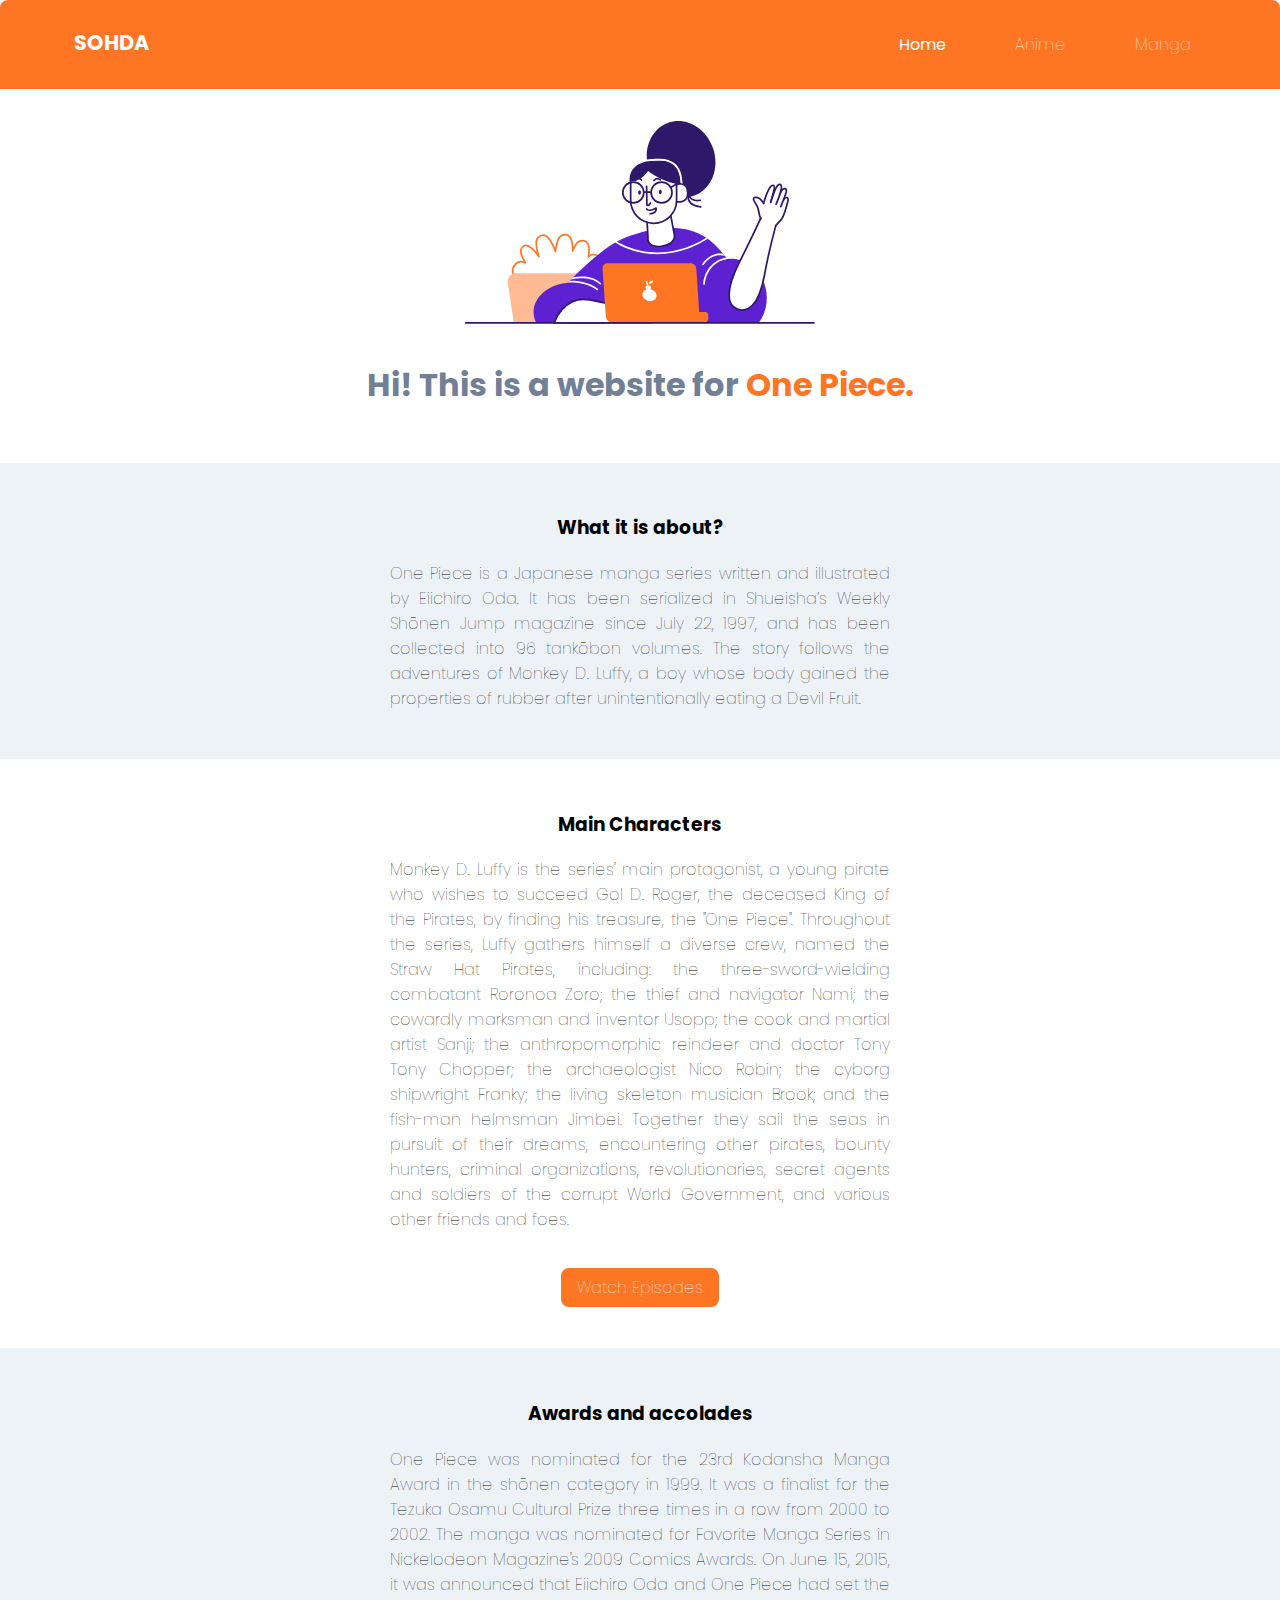
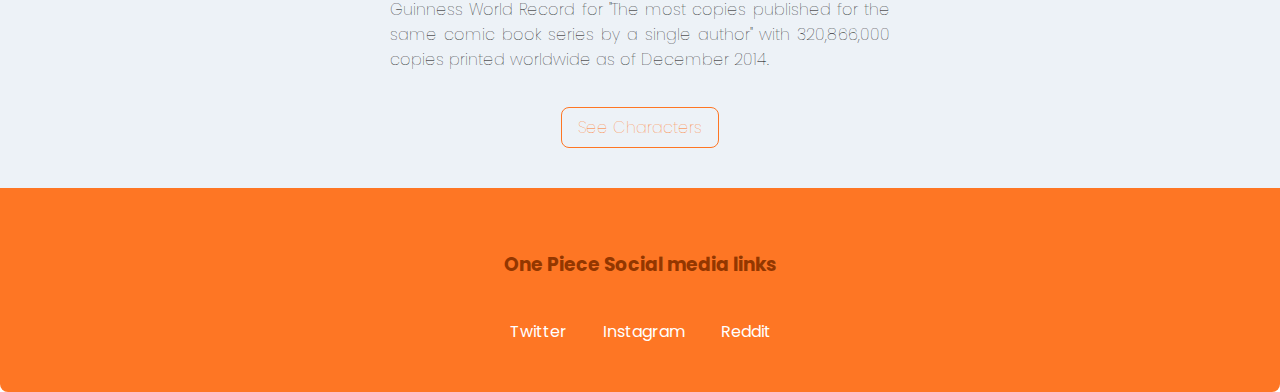
<file: index.html>
<!DOCTYPE html>
<html lang="en">
<head>
    <meta charset="UTF-8">
    <meta http-equiv="X-UA-Compatible" content="IE=edge">
    <meta name="viewport" content="width=device-width, initial-scale=1.0">
    <title>Home | SohDa</title>
    <link rel="stylesheet" href="style.css">
</head>
<body>
    <nav class="container navigation">
        <div class="nav-brand ">SOHDA</div>
        <ul style="padding-inline-start: 0px"class="list-nonbullet nav-pills">
            <li class="list-item-inline ">
                <a class="link link-active" href="/">Home</a>
            </li>
            <li class="list-item-inline ">
                <a class="link" href="/">Anime</a>
            </li>
            <li class="list-item-inline ">
                <a class="link" href="/">Manga</a>
            </li>
        </ul>
    </nav>

    <header class="hero">
        <img class="hero-img" src="images/hero.svg" alt="A photo">
        <h1 class="hero-heading">Hi! This is a website for<span style="color: var(--primary-color);"> One Piece.</span></h1>
    </header>

    <section class="section off-white">
        <div class="container container-center">
            <h3>What it is about?</h3>
            <p>One Piece is a Japanese manga series written and illustrated by Eiichiro Oda. It has been serialized in Shueisha’s Weekly Shōnen 
                Jump magazine since July 22, 1997, and has been collected into 96 tankōbon volumes. The story follows the adventures of Monkey D.
                Luffy, a boy whose 
                body gained the properties of rubber after unintentionally eating a Devil Fruit.</p>
        </div>
    </section>

    <section class="section">
        <div class="container container-center">
            <h3>Main Characters</h3>
            <p>        
                Monkey D. Luffy is the series' main protagonist, a young pirate who wishes to succeed Gol D. Roger, the deceased King of the Pirates, by finding his treasure, the "One Piece". Throughout the series, Luffy gathers himself a diverse crew, named the Straw Hat Pirates, including:
                the three-sword-wielding combatant Roronoa Zoro; the thief and navigator Nami; the cowardly marksman and inventor Usopp; the cook and martial artist Sanji; the anthropomorphic reindeer and doctor Tony Tony Chopper; the archaeologist Nico Robin; the cyborg shipwright Franky; 
                the living skeleton musician Brook; and the fish-man helmsman Jimbei. Together they sail the seas in pursuit of their dreams, encountering other pirates, bounty hunters, criminal organizations,
                revolutionaries, secret agents and soldiers of the corrupt World Government, and various other friends and foes. 
            </p>
            <p style="text-align: center; padding-top: 27px;">
            <a class="link link-primary" href="https://en.wikipedia.org/wiki/One_Piece">Watch Episodes</a>
            </p>
            </div>
        
    </section>

    <section class="section off-white">
        <div class="container container-center">
            <h3>Awards and accolades</h3>
            <p>One Piece was nominated for the 23rd Kodansha Manga Award in the shōnen category in 1999. It was a finalist for the Tezuka Osamu Cultural Prize three times in a row from 2000 to 2002.
                The manga was nominated for Favorite Manga Series in Nickelodeon Magazine's 2009 Comics Awards.
                On June 15, 2015, it was announced that Eiichiro Oda and One Piece had set the Guinness World Record for "The most copies published for the same comic book series by a single author" with 320,866,000 copies printed worldwide as of December 2014.
            </p>
            <p style="text-align: center; padding-top: 27px;">
                <a class="link link-secondary" href="https://en.wikipedia.org/wiki/One_Piece">See Characters</a>
            </p>
        </div>
    </section>


    <footer class="footer">
        <h3 class="footer-header">One Piece Social media links</h3>
        <ul class="social-links list-nonbullet">
            <li class="list-item-inline">
                <a class="link-footer" href="https://twitter.com/onepieceanime?lang=en">
                    Twitter
                </a>
            </li>
            <li class="list-item-inline">
                <a class="link-footer" href="https://www.instagram.com/onepieceofficial/?hl=en">
                    Instagram
                </a>
            </li>
            <li class="list-item-inline">
                <a class="link-footer" href="https://www.reddit.com/r/OnePiece/">
                    Reddit
                </a>
            </li>
        </ul>
    </footer>

</body>
</html>
</file>
<file: style.css>
@import url('https://fonts.googleapis.com/css2?family=Poppins:wght@300;500&display=swap');


:root{
    --primary-color: #FE7624;
    --dark-gray: #718096;
    --off-white: #EDF2F7;
    --deep-orange: #C05621;
}
body {
    font-family: 'Poppins',
    sans-serif;
    margin: 0px;
}

p {
    font-weight: lighter;
}

/* container */

.container{
padding: 1rem 1rem;
}

.container-center{
    max-width: 500px;
    margin: auto;
}

/* Links */

.link{
    text-decoration: none;
    padding: 0.5rem 1rem;


}

.link-primary{
    background-color: var(--primary-color);
    border-radius: 0.5rem;
    color: white;

}

.link-secondary{
    color: var(--primary-color);
    border-radius: 0.5rem;
    border: 1px solid var(--primary-color);
}

hr{
    margin: 3rem 0rem;
}


/* Lists */

.list-nonbullet{
    list-style: none;
}

.list-item-inline{
    display: inline;
    padding: 0.5rem 1rem;

}

/* Navigation */
.navigation{
    background-color: var(--primary-color);
    color: white;
    padding: 1rem;
    font-weight: lighter;
    border-radius: 0.5rem 0.5rem 0rem 0rem;

}

nav {
    overflow-x: hidden;
}

.nav-brand{
    font-weight: bold;
    font-size: 1.3rem;
    display: inline;
    margin-left: 3.6rem;
    margin-right: 43rem;
    margin-block-start: 1rem;
    padding-top: 1px;
}

.navigation .link{
    color: white;
   
}

.nav-pills{
    text-align: right;
    display: inline-block;
    margin-left: 1.6rem;
    margin-right: 24px;
    
}

.navigation .link-active{
    font-weight: bolder;
}

/* header */

.hero{
    padding: 2rem;
}

.hero .hero-img {
    max-width: 350px;
    display: block;
    margin: auto;
}

.hero .hero-heading {
    padding-top: 1rem;
    color: var(--dark-gray);
    text-align: center;
}

/* Section */

.section {
    padding: 1rem;
}

.section h3 {
    text-align: center;

}

.section p {
    text-align: justify;
}

.off-white {
    background-color: var(--off-white);
}

/* Footer */

.footer {
    background-color: var(--primary-color);
    padding: 2rem 1rem;
    border-radius: 0rem 0rem 0.5rem 0.5rem;
    text-align: center;
    
}

.footer-header {
    color: #933700;
    margin-bottom: 40px;
    margin-top: 30px;
}

.footer .link {
    color: white;
}

.footer ul {
    padding-inline-start: 0px;
}

.link-footer {
    text-decoration: none;
    color: white;

}
</file>
